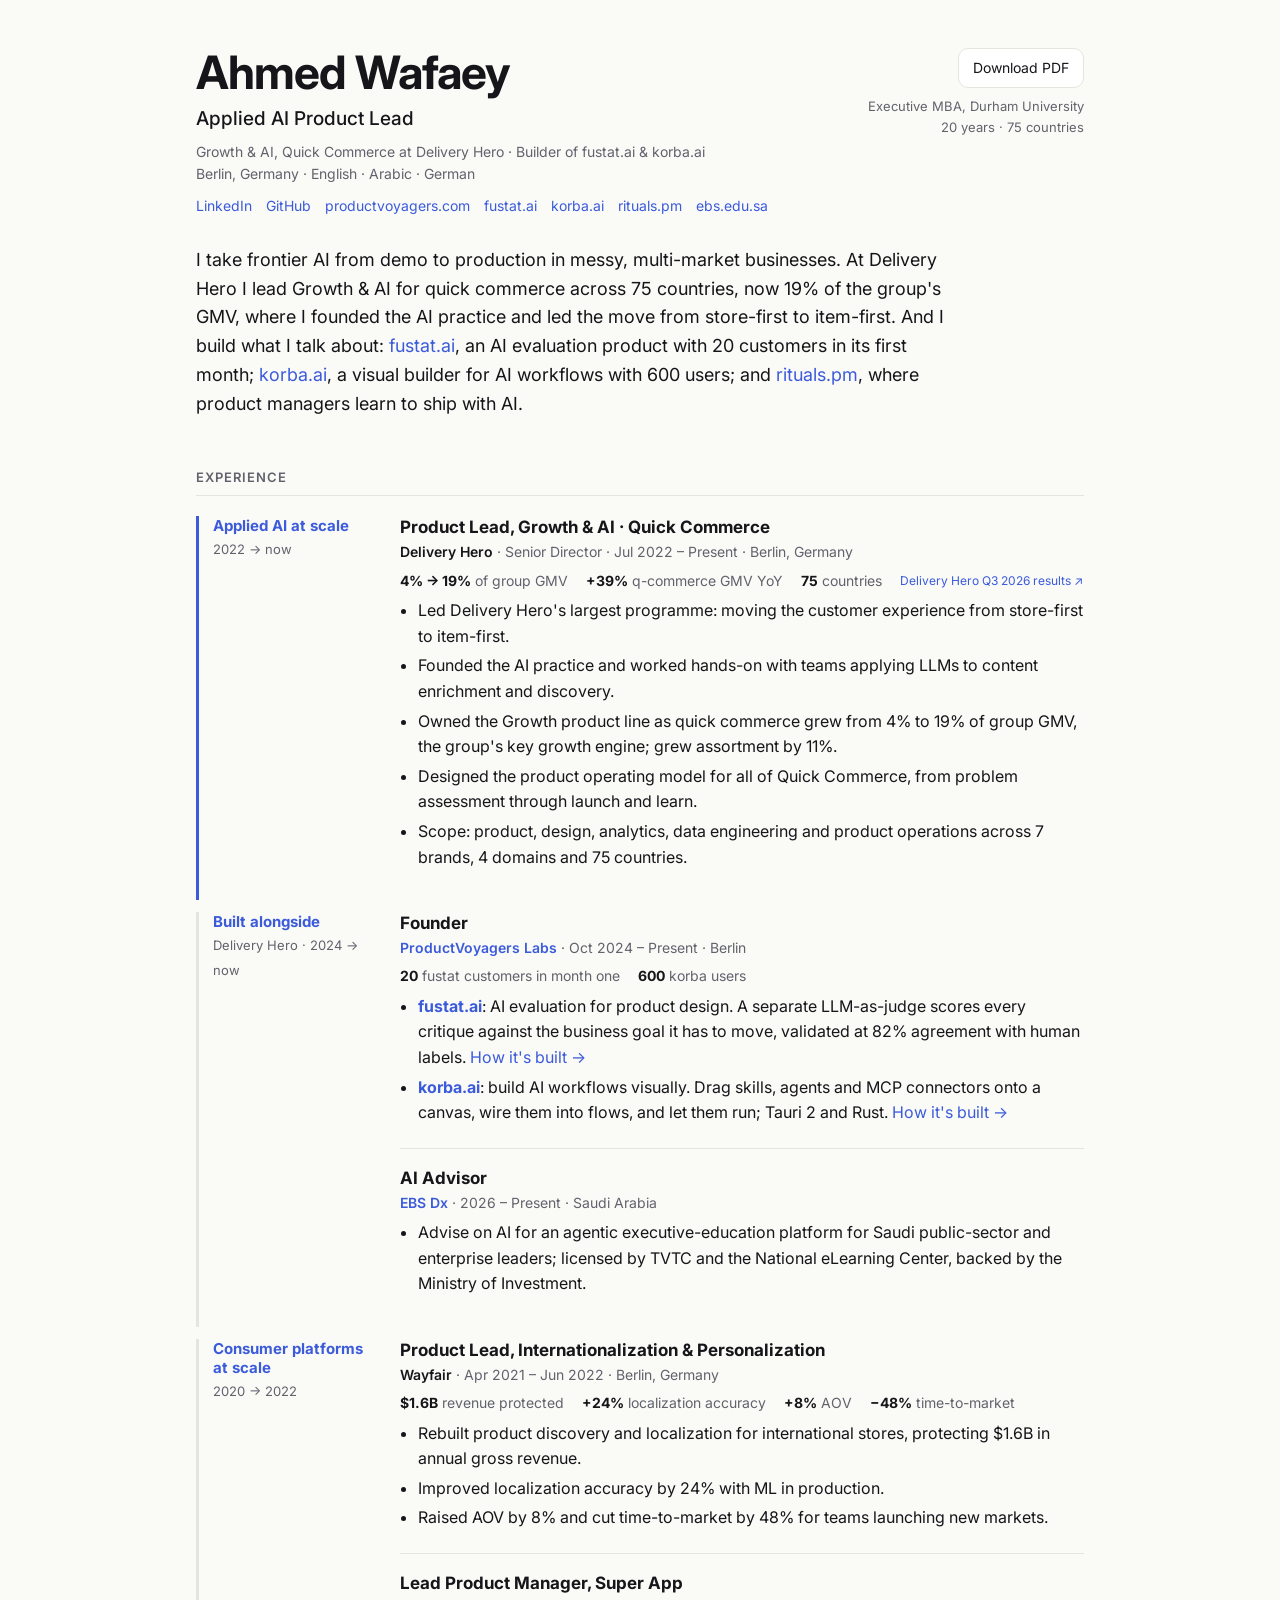
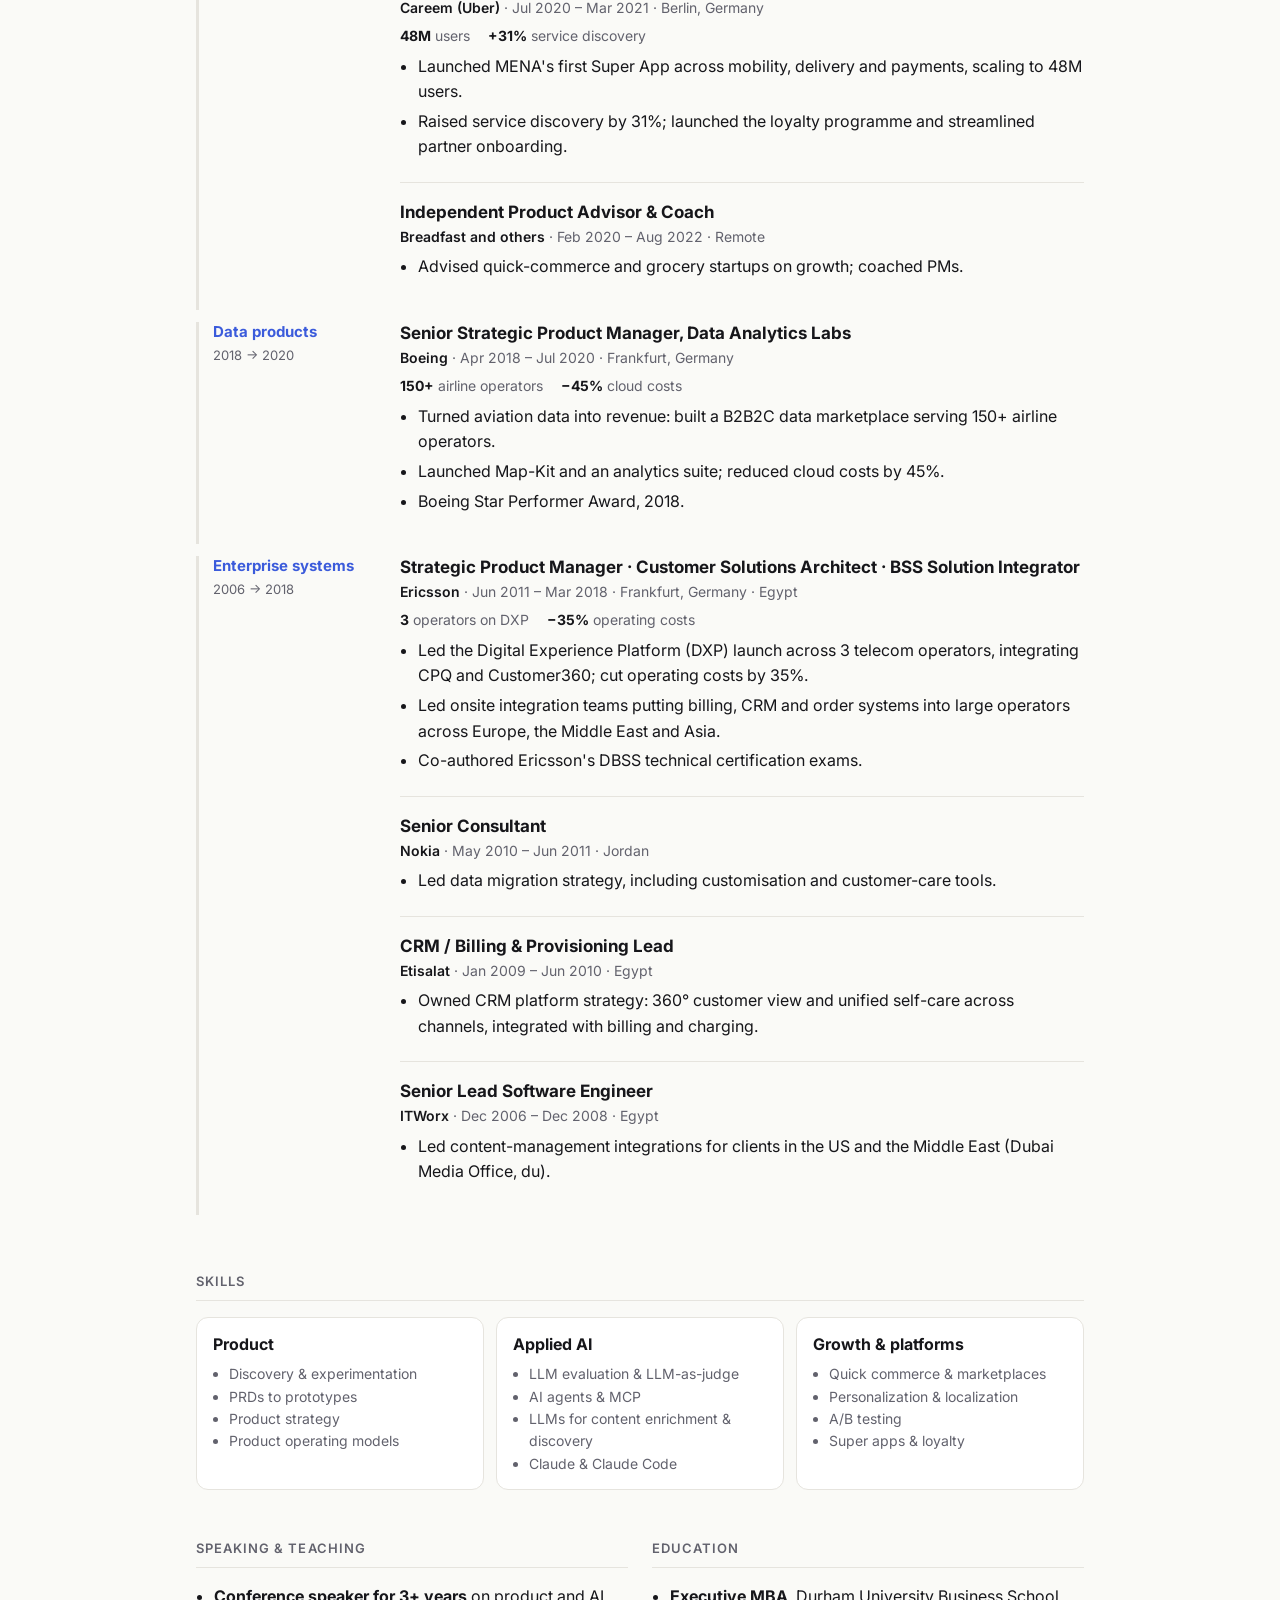
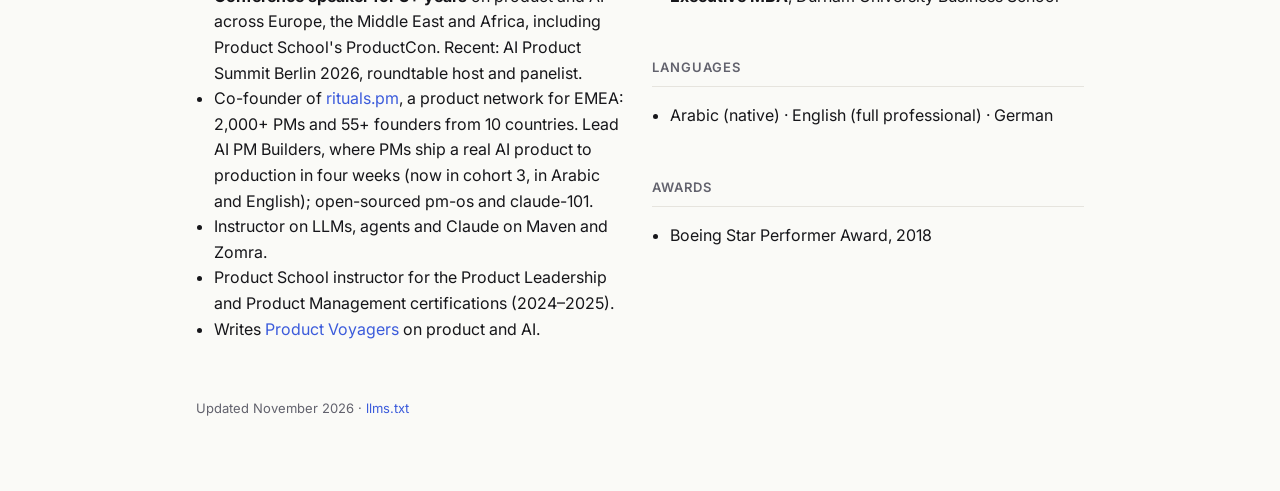
<file: index.html>
<!doctype html>
<html lang="en"><head><meta charset="utf-8"><meta name="viewport" content="width=device-width, initial-scale=1">
<title>Ahmed Wafaey · CV</title>
<meta name="description" content="Ahmed Wafaey, applied AI product leader. Growth &amp; AI product lead at Delivery Hero; builder of fustat.ai and korba.ai. 20 years from enterprise systems to applied AI at scale.">
<meta property="og:title" content="Ahmed Wafaey · CV"><meta property="og:description" content="Applied AI product leader. I take frontier AI from demo to production in messy, multi-market businesses.">
<link rel="alternate" type="text/plain" href="llms.txt" title="llms.txt">
<link rel="preconnect" href="https://fonts.googleapis.com"><link rel="preconnect" href="https://fonts.gstatic.com" crossorigin>
<link href="https://fonts.googleapis.com/css2?family=Inter:wght@400;500;600;700&display=swap" rel="stylesheet">
<style>
:root{--bg:#fafaf7;--card:#fff;--ink:#16161a;--muted:#62626d;--line:#e6e4de;--accent:#3b5bdb;--soft:#edf1ff}
@media (prefers-color-scheme:dark){:root{--bg:#0d1117;--card:#151b23;--ink:#e6edf3;--muted:#9198a1;--line:#30363d;--accent:#8ea6ff;--soft:#1b2140}}
*{box-sizing:border-box}
body{margin:0;background:var(--bg);color:var(--ink);font:16px/1.6 Inter,system-ui,sans-serif;-webkit-font-smoothing:antialiased}
a{color:var(--accent);text-decoration:none} a:hover{text-decoration:underline}
.wrap{max-width:920px;margin:0 auto;padding:48px 16px 72px}
header.top{display:flex;justify-content:space-between;gap:24px;flex-wrap:wrap;align-items:flex-start}
h1{font-size:clamp(34px,6vw,46px);line-height:1.05;letter-spacing:-.02em;margin:0 0 8px}
.role{font-size:19px;font-weight:500;margin:0 0 6px}
.meta{color:var(--muted);font-size:14px}
.links{display:flex;gap:14px;flex-wrap:wrap;margin-top:10px;font-size:14px}
.side{display:flex;flex-direction:column;gap:8px;align-items:flex-end}
.btn{display:inline-block;text-decoration:none!important;border:1px solid var(--line);background:var(--card);color:var(--ink);border-radius:10px;padding:8px 14px;font:inherit;font-size:14px;cursor:pointer}
.tags{font-size:13px;color:var(--muted);text-align:right}
.summary{font-size:18px;max-width:760px;margin:28px 0 0}
h2{font-size:13px;letter-spacing:.08em;text-transform:uppercase;color:var(--muted);font-weight:600;margin:48px 0 16px;padding-bottom:8px;border-bottom:1px solid var(--line)}
.chapter{display:grid;grid-template-columns:180px 1fr;gap:24px;padding:4px 0 8px}
.rail{border-left:3px solid var(--line);padding-left:14px}
.chapter.now .rail{border-left-color:var(--accent)}
.rail b{display:block;color:var(--accent);font-size:15px;line-height:1.3}
.rail span{font-size:13px;color:var(--muted)}
.job{padding-bottom:18px;margin-bottom:18px;border-bottom:1px solid var(--line)}
.chapter .job:last-child{border-bottom:0;margin-bottom:8px}
.job h3{font-size:17px;margin:0;line-height:1.35}
.job .at{font-size:14px;color:var(--muted);margin:2px 0 6px}
.job .at b{color:var(--ink);font-weight:600}
.kpi{display:flex;flex-wrap:wrap;gap:4px 18px;font-size:14px;color:var(--muted);margin:4px 0 2px}
.kpi b{color:var(--ink);font-weight:700}
.kpi a{font-size:12px;align-self:center}
.job ul{margin:6px 0 0;padding-left:18px}
.job li{margin-bottom:4px}
.skills{display:grid;grid-template-columns:repeat(3,1fr);gap:12px}
.skills div{background:var(--card);border:1px solid var(--line);border-radius:12px;padding:14px 16px}
.skills b{display:block;margin-bottom:6px}
.skills ul{margin:0;padding-left:16px;font-size:14px;color:var(--muted)}
.two{display:grid;grid-template-columns:1fr 1fr;gap:24px}
ul.plain{margin:0;padding-left:18px}
footer{margin-top:56px;color:var(--muted);font-size:13px}
@media (max-width:700px){.skills{grid-template-columns:1fr 1fr}.chapter{grid-template-columns:1fr;gap:10px}.two{grid-template-columns:1fr}.side{align-items:flex-start}.tags{text-align:left}}
@media (max-width:420px){.skills{grid-template-columns:1fr}}
@media print{
  :root{--bg:#fff;--card:#fff;--ink:#000;--muted:#444;--line:#ddd;--accent:#1a3fbf}
  @page{size:A4;margin:12mm 13mm}
  body{font-size:9.4px;line-height:1.38}
  .wrap{padding:0;max-width:none}
  .btn,footer,.tags{display:none}
  h1{font-size:24px;margin:0} .role{font-size:13px;margin:2px 0} .meta,.links{font-size:9.5px} .links{margin-top:4px;gap:10px}
  .summary{font-size:10px;margin-top:8px}
  h2{margin:12px 0 6px;padding-bottom:3px;font-size:9px}
  .chapter{grid-template-columns:105px 1fr;gap:14px;padding:0}
  .rail{padding-left:8px} .rail b{font-size:10px}
  .job{padding-bottom:6px;margin-bottom:6px;break-inside:avoid}
  .job h3{font-size:11px} .job .at,.kpi{font-size:9.5px;margin:1px 0}
  .job ul{margin-top:2px} .job li{margin-bottom:1px}
  .skills{gap:8px} .skills div{padding:6px 8px;break-inside:avoid} .skills ul{font-size:9.4px}
  .two{gap:14px}
  a{color:var(--ink)}
}
</style></head>
<body><main class="wrap">
<header class="top">
  <div>
    <h1>Ahmed Wafaey</h1>
    <p class="role">Applied AI Product Lead</p>
    <div class="meta">Growth &amp; AI, Quick Commerce at Delivery Hero · Builder of fustat.ai &amp; korba.ai</div>
    <div class="meta">Berlin, Germany · English · Arabic · German</div>
    <div class="links"><a href="https://www.linkedin.com/in/awafaey">LinkedIn</a><a href="https://github.com/awafaey0">GitHub</a><a href="https://www.productvoyagers.com">productvoyagers.com</a><a href="https://fustat.ai">fustat.ai</a><a href="https://korba.ai">korba.ai</a><a href="https://rituals.pm">rituals.pm</a><a href="https://ebs.edu.sa">ebs.edu.sa</a></div>
  </div>
  <div class="side">
    <a class="btn" href="Ahmed_Wafaey_CV.pdf" download="Ahmed_Wafaey_CV.pdf" type="application/pdf">Download PDF</a>
    <div class="tags">Executive MBA, Durham University<br>20 years · 75 countries</div>
  </div>
</header>
<p class="summary">I take frontier AI from demo to production in messy, multi-market businesses. At Delivery Hero I lead Growth &amp; AI for quick commerce across 75 countries, now 19% of the group's GMV, where I founded the AI practice and led the move from store-first to item-first. And I build what I talk about: <a href="https://fustat.ai">fustat.ai</a>, an AI evaluation product with 20 customers in its first month; <a href="https://korba.ai">korba.ai</a>, a visual builder for AI workflows with 600 users; and <a href="https://rituals.pm">rituals.pm</a>, where product managers learn to ship with AI.</p>


<h2>Experience</h2>
<div class="chapter now"><div class="rail"><b>Applied AI at scale</b><span>2022 → now</span></div><div><div class="job"><h3>Product Lead, Growth & AI · Quick Commerce</h3><div class="at"><b>Delivery Hero</b> · Senior Director · Jul 2022 – Present · Berlin, Germany</div><div class="kpi"><span><b>4% → 19%</b> of group GMV</span><span><b>+39%</b> q-commerce GMV YoY</span><span><b>75</b> countries</span><a href="https://www.deliveryhero.com/newsroom/delivery-hero-hits-one-billion-orders-in-q3-as-growth-accelerates-further-raises-full-year-guidance/">Delivery Hero Q3 2026 results ↗</a></div><ul><li>Led Delivery Hero's largest programme: moving the customer experience from store-first to item-first.</li><li>Founded the AI practice and worked hands-on with teams applying LLMs to content enrichment and discovery.</li><li>Owned the Growth product line as quick commerce grew from 4% to 19% of group GMV, the group's key growth engine; grew assortment by 11%.</li><li>Designed the product operating model for all of Quick Commerce, from problem assessment through launch and learn.</li><li>Scope: product, design, analytics, data engineering and product operations across 7 brands, 4 domains and 75 countries.</li></ul></div></div></div><div class="chapter"><div class="rail"><b>Built alongside</b><span>Delivery Hero · 2024 → now</span></div><div><div class="job"><h3>Founder</h3><div class="at"><b><a href="https://www.productvoyagers.com">ProductVoyagers Labs</a></b> · Oct 2024 – Present · Berlin</div><div class="kpi"><span><b>20</b> fustat customers in month one</span><span><b>600</b> korba users</span></div><ul><li><a href="https://fustat.ai"><b>fustat.ai</b></a>: AI evaluation for product design. A separate LLM-as-judge scores every critique against the business goal it has to move, validated at 82% agreement with human labels. <a class="how" href="https://github.com/awafaey0#user-content-fustatai-every-screen-on-trial">How it's built →</a></li><li><a href="https://korba.ai"><b>korba.ai</b></a>: build AI workflows visually. Drag skills, agents and MCP connectors onto a canvas, wire them into flows, and let them run; Tauri 2 and Rust. <a class="how" href="https://github.com/awafaey0#user-content-korbaai-the-ai-browser-you-work-in-with-your-agents">How it's built →</a></li></ul></div><div class="job"><h3>AI Advisor</h3><div class="at"><b><a href="https://ebs.edu.sa">EBS Dx</a></b> · 2026 – Present · Saudi Arabia</div><ul><li>Advise on AI for an agentic executive-education platform for Saudi public-sector and enterprise leaders; licensed by TVTC and the National eLearning Center, backed by the Ministry of Investment.</li></ul></div></div></div><div class="chapter"><div class="rail"><b>Consumer platforms at scale</b><span>2020 → 2022</span></div><div><div class="job"><h3>Product Lead, Internationalization & Personalization</h3><div class="at"><b>Wayfair</b> · Apr 2021 – Jun 2022 · Berlin, Germany</div><div class="kpi"><span><b>$1.6B</b> revenue protected</span><span><b>+24%</b> localization accuracy</span><span><b>+8%</b> AOV</span><span><b>−48%</b> time-to-market</span></div><ul><li>Rebuilt product discovery and localization for international stores, protecting $1.6B in annual gross revenue.</li><li>Improved localization accuracy by 24% with ML in production.</li><li>Raised AOV by 8% and cut time-to-market by 48% for teams launching new markets.</li></ul></div><div class="job"><h3>Lead Product Manager, Super App</h3><div class="at"><b>Careem (Uber)</b> · Jul 2020 – Mar 2021 · Berlin, Germany</div><div class="kpi"><span><b>48M</b> users</span><span><b>+31%</b> service discovery</span></div><ul><li>Launched MENA's first Super App across mobility, delivery and payments, scaling to 48M users.</li><li>Raised service discovery by 31%; launched the loyalty programme and streamlined partner onboarding.</li></ul></div><div class="job"><h3>Independent Product Advisor & Coach</h3><div class="at"><b>Breadfast and others</b> · Feb 2020 – Aug 2022 · Remote</div><ul><li>Advised quick-commerce and grocery startups on growth; coached PMs.</li></ul></div></div></div><div class="chapter"><div class="rail"><b>Data products</b><span>2018 → 2020</span></div><div><div class="job"><h3>Senior Strategic Product Manager, Data Analytics Labs</h3><div class="at"><b>Boeing</b> · Apr 2018 – Jul 2020 · Frankfurt, Germany</div><div class="kpi"><span><b>150+</b> airline operators</span><span><b>−45%</b> cloud costs</span></div><ul><li>Turned aviation data into revenue: built a B2B2C data marketplace serving 150+ airline operators.</li><li>Launched Map-Kit and an analytics suite; reduced cloud costs by 45%.</li><li>Boeing Star Performer Award, 2018.</li></ul></div></div></div><div class="chapter"><div class="rail"><b>Enterprise systems</b><span>2006 → 2018</span></div><div><div class="job"><h3>Strategic Product Manager · Customer Solutions Architect · BSS Solution Integrator</h3><div class="at"><b>Ericsson</b> · Jun 2011 – Mar 2018 · Frankfurt, Germany · Egypt</div><div class="kpi"><span><b>3</b> operators on DXP</span><span><b>−35%</b> operating costs</span></div><ul><li>Led the Digital Experience Platform (DXP) launch across 3 telecom operators, integrating CPQ and Customer360; cut operating costs by 35%.</li><li>Led onsite integration teams putting billing, CRM and order systems into large operators across Europe, the Middle East and Asia.</li><li>Co-authored Ericsson's DBSS technical certification exams.</li></ul></div><div class="job"><h3>Senior Consultant</h3><div class="at"><b>Nokia</b> · May 2010 – Jun 2011 · Jordan</div><ul><li>Led data migration strategy, including customisation and customer-care tools.</li></ul></div><div class="job"><h3>CRM / Billing & Provisioning Lead</h3><div class="at"><b>Etisalat</b> · Jan 2009 – Jun 2010 · Egypt</div><ul><li>Owned CRM platform strategy: 360° customer view and unified self-care across channels, integrated with billing and charging.</li></ul></div><div class="job"><h3>Senior Lead Software Engineer</h3><div class="at"><b>ITWorx</b> · Dec 2006 – Dec 2008 · Egypt</div><ul><li>Led content-management integrations for clients in the US and the Middle East (Dubai Media Office, du).</li></ul></div></div></div>


<h2>Skills</h2>
<div class="skills"><div><b>Product</b><ul><li>Discovery & experimentation</li><li>PRDs to prototypes</li><li>Product strategy</li><li>Product operating models</li></ul></div><div><b>Applied AI</b><ul><li>LLM evaluation & LLM-as-judge</li><li>AI agents & MCP</li><li>LLMs for content enrichment & discovery</li><li>Claude & Claude Code</li></ul></div><div><b>Growth & platforms</b><ul><li>Quick commerce & marketplaces</li><li>Personalization & localization</li><li>A/B testing</li><li>Super apps & loyalty</li></ul></div></div>

<div class="two">
  <div><h2>Speaking &amp; teaching</h2><ul class="plain"><li><b>Conference speaker for 3+ years</b> on product and AI across Europe, the Middle East and Africa, including Product School's ProductCon. Recent: AI Product Summit Berlin 2026, roundtable host and panelist.</li><li>Co-founder of <a href="https://rituals.pm">rituals.pm</a>, a product network for EMEA: 2,000+ PMs and 55+ founders from 10 countries. Lead AI PM Builders, where PMs ship a real AI product to production in four weeks (now in cohort 3, in Arabic and English); open-sourced pm-os and claude-101.</li><li>Instructor on LLMs, agents and Claude on Maven and Zomra.</li><li>Product School instructor for the Product Leadership and Product Management certifications (2024–2025).</li><li>Writes <a href="https://www.productvoyagers.com">Product Voyagers</a> on product and AI.</li></ul></div>
  <div><h2>Education</h2><ul class="plain"><li><b>Executive MBA</b>, Durham University Business School</li></ul>
  <h2>Languages</h2><ul class="plain"><li>Arabic (native) · English (full professional) · German</li></ul>
  <h2>Awards</h2><ul class="plain"><li>Boeing Star Performer Award, 2018</li></ul></div>
</div>
<footer>Updated November 2026 · <a href="llms.txt">llms.txt</a></footer>
</main></body></html>
</file>
